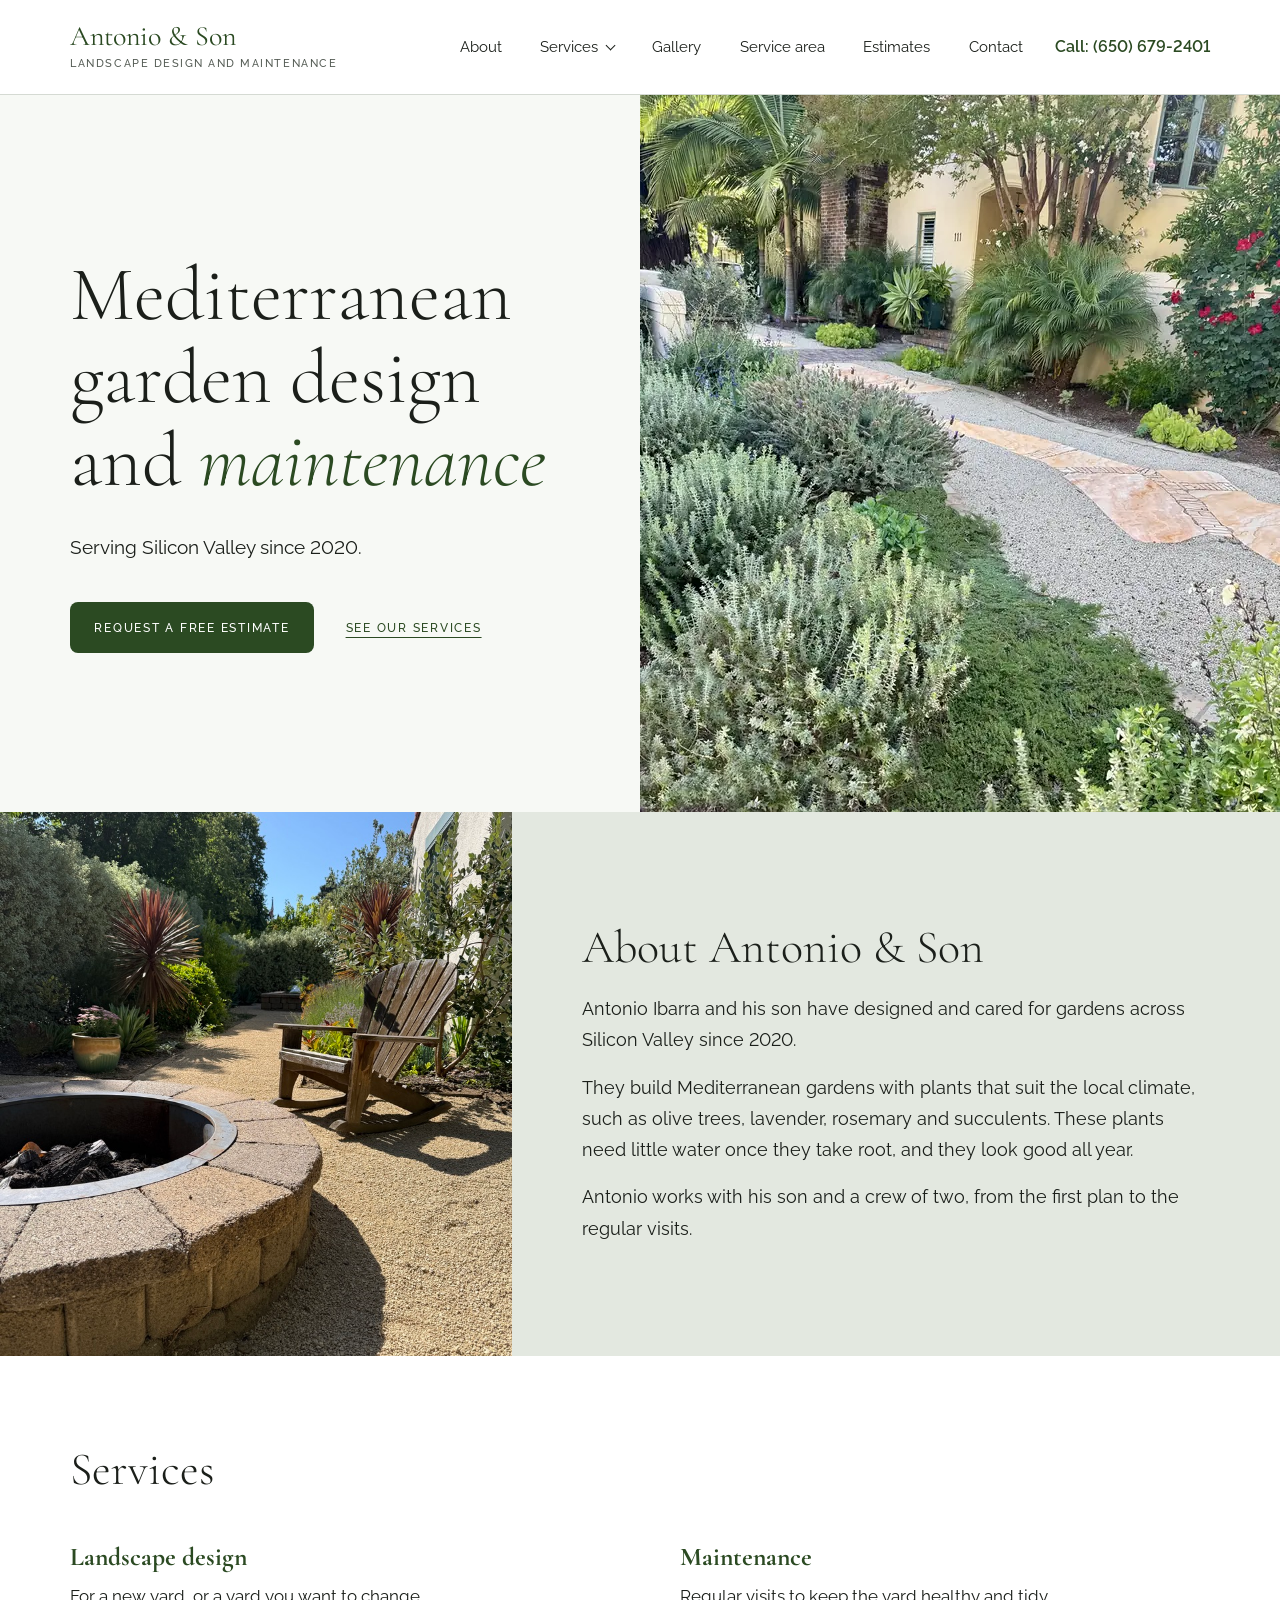
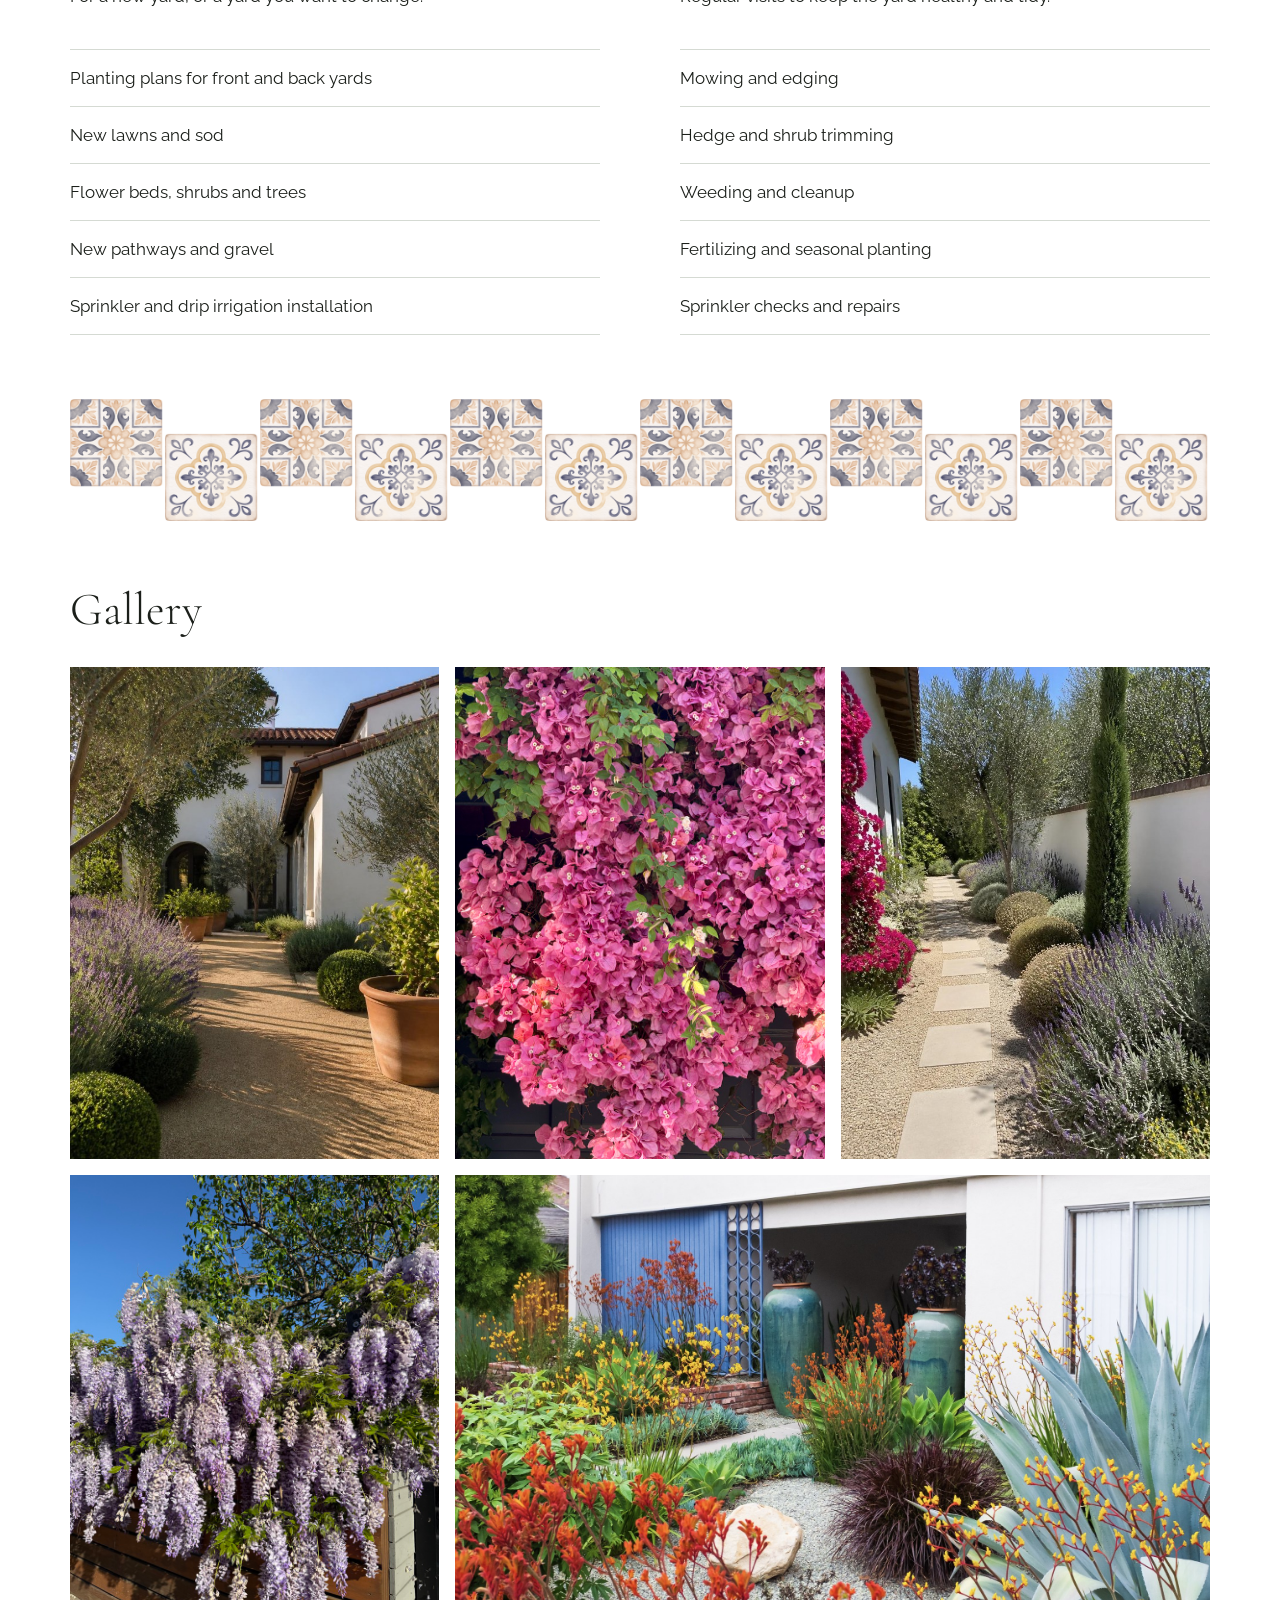
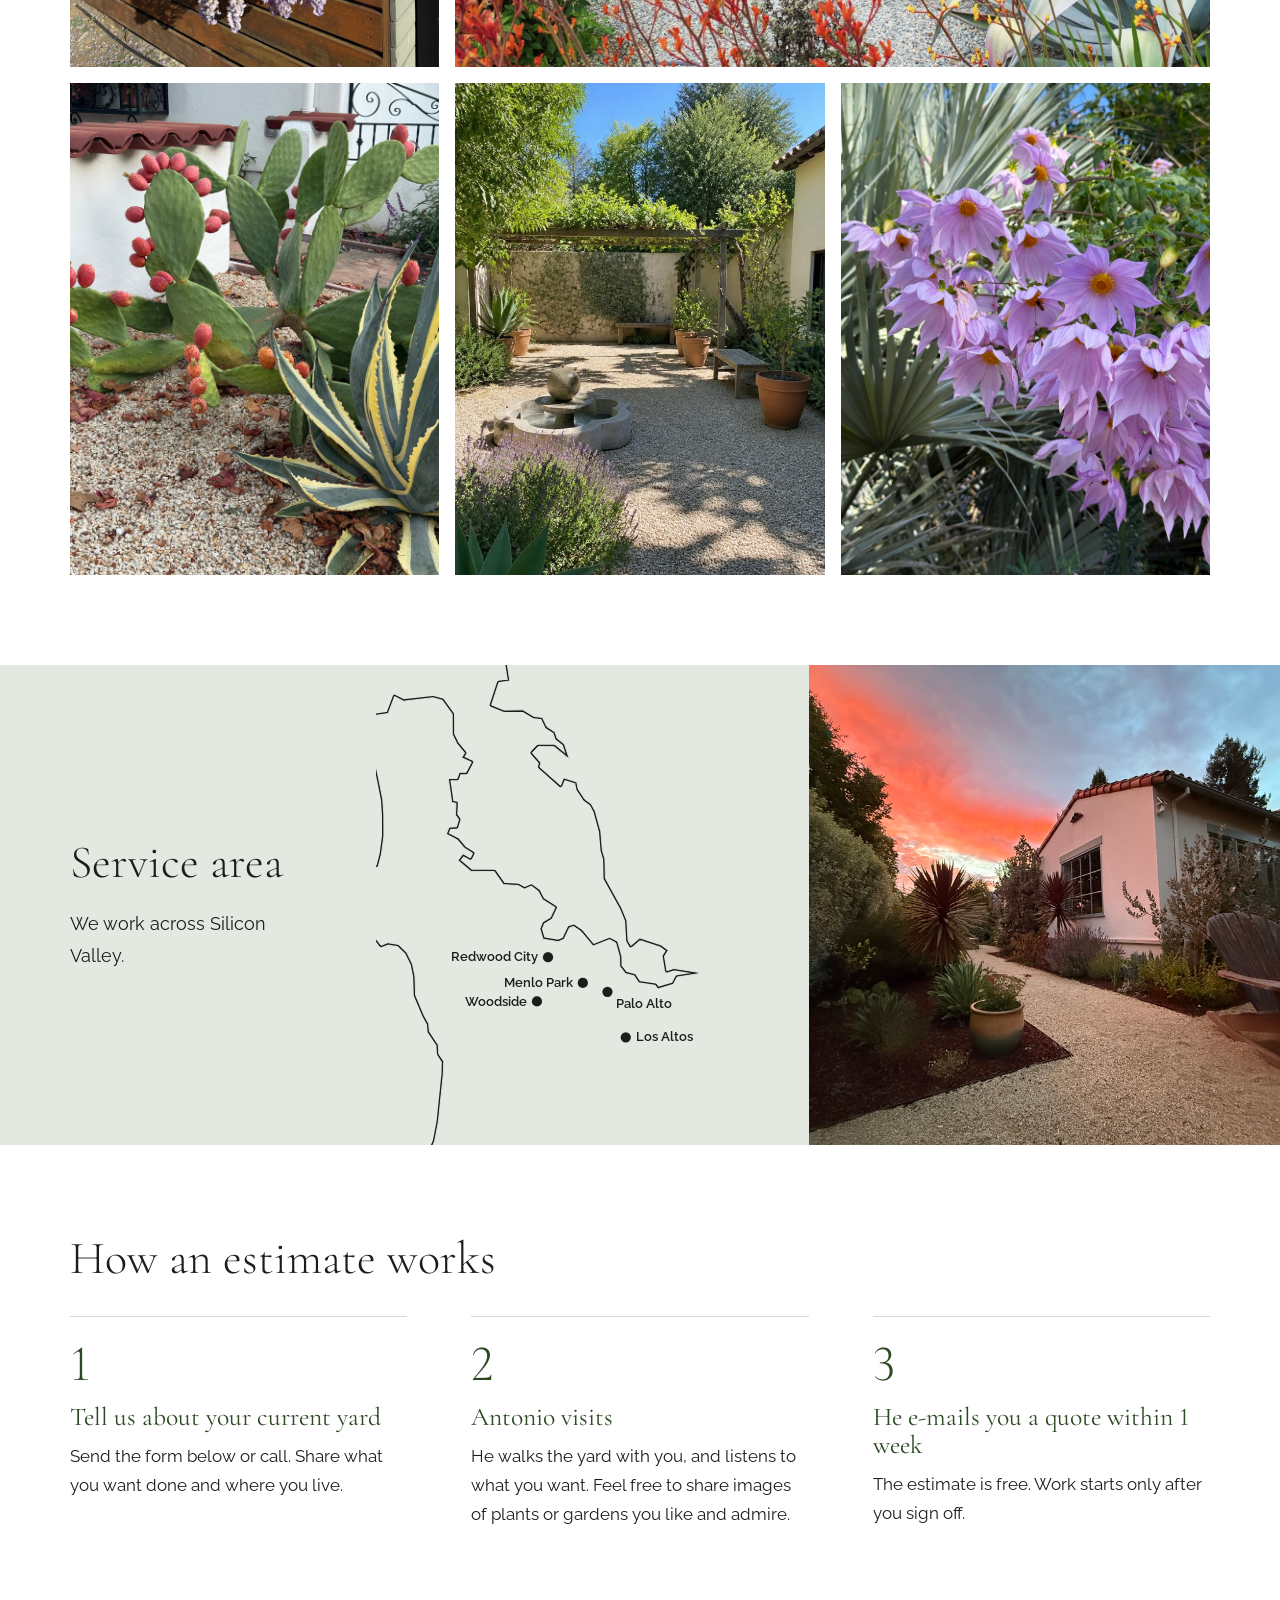
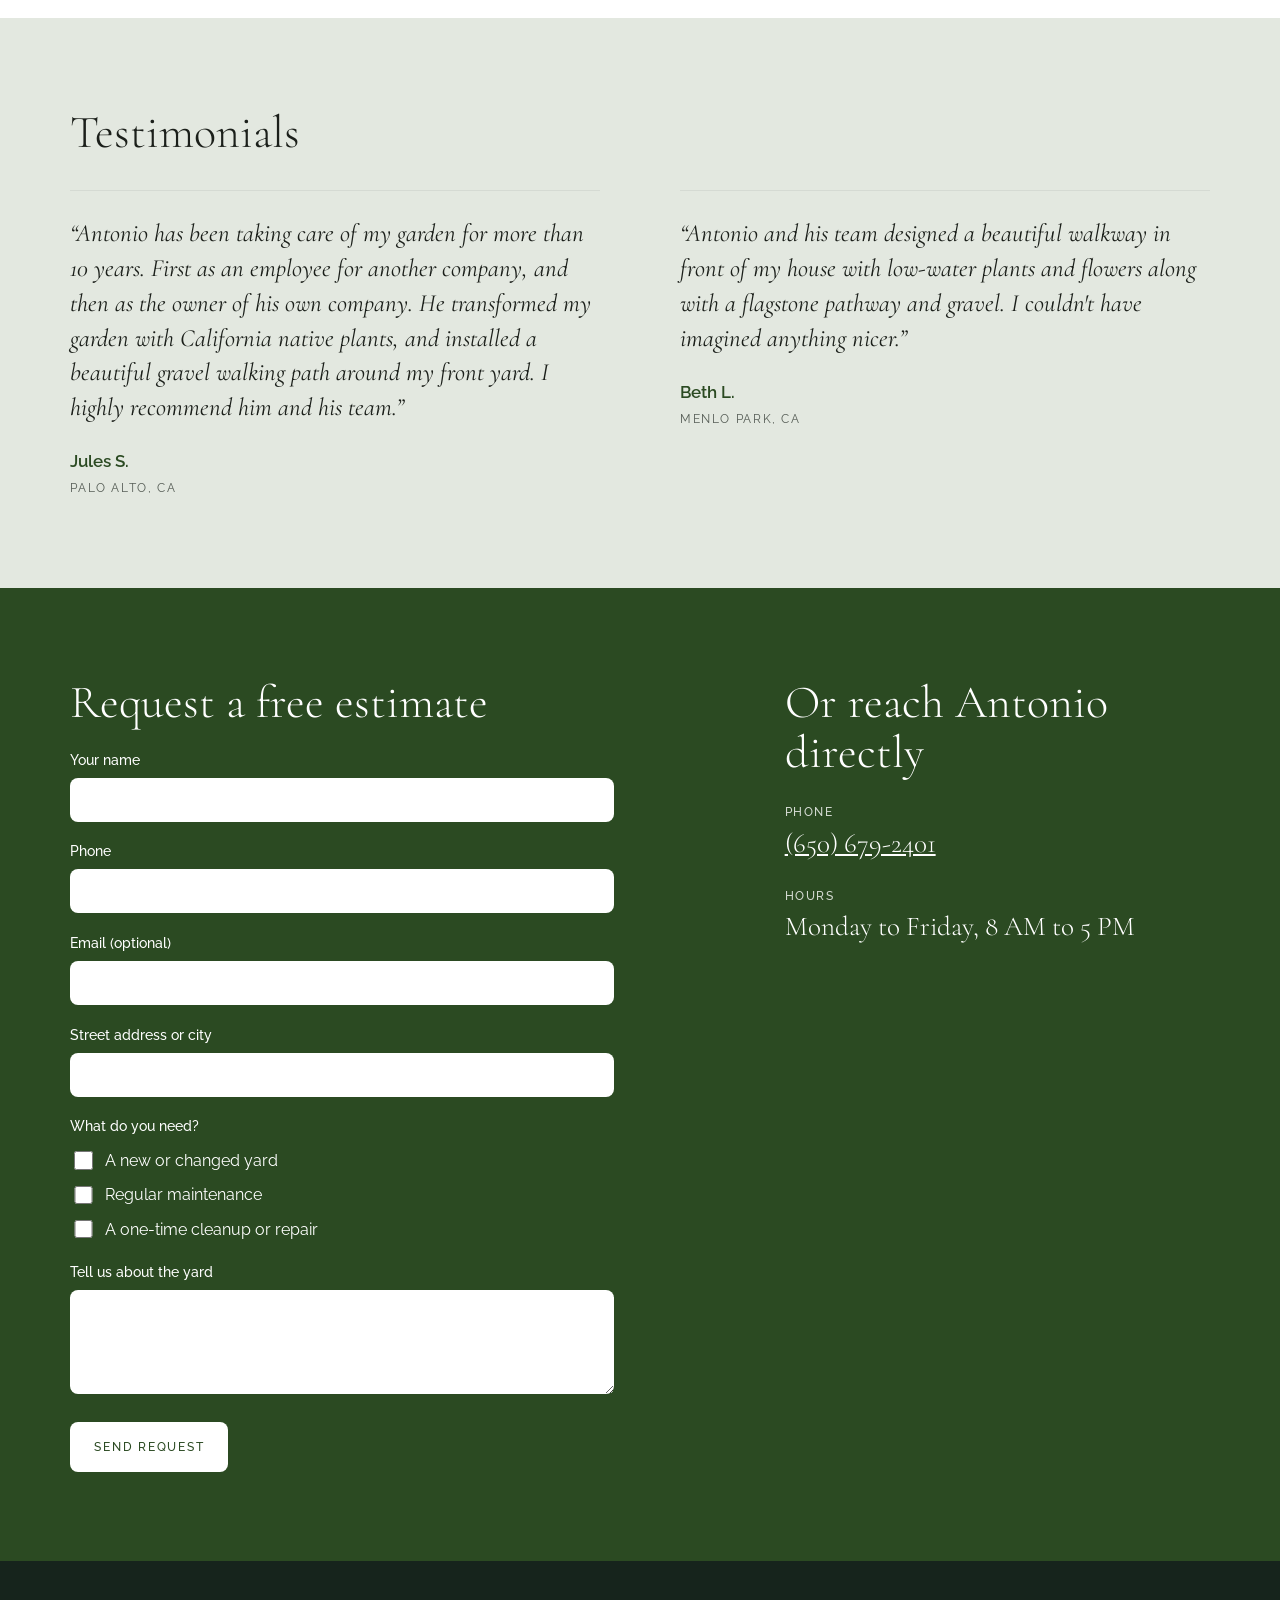
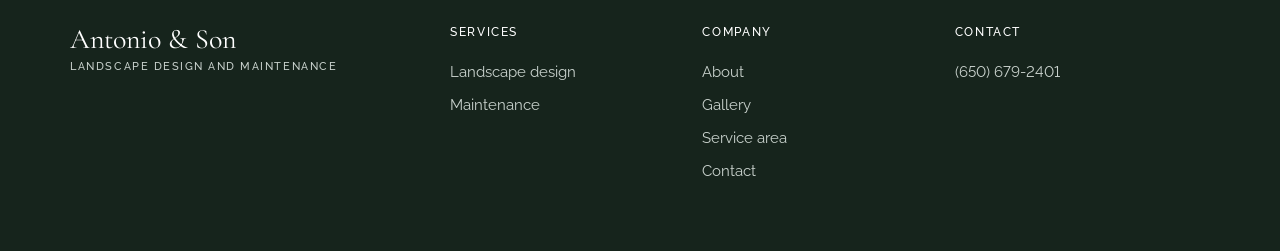
<file: index.html>
<!doctype html>
<html lang="en">
<head>
<meta charset="utf-8">
<meta name="viewport" content="width=device-width, initial-scale=1">
<title>Antonio &amp; Son Landscape Design and Maintenance</title>
<meta name="description" content="Mediterranean garden design and maintenance. Serving Silicon Valley since 2020. Request a free estimate.">
<link rel="preconnect" href="https://fonts.googleapis.com">
<link rel="preconnect" href="https://fonts.gstatic.com" crossorigin>
<link href="https://fonts.googleapis.com/css2?family=Cormorant+Garamond:ital,wght@0,300;0,400;0,700;1,300;1,400&family=Raleway:wght@400;500;600&display=swap" rel="stylesheet">
<link rel="preload" as="image" href="images/hero-garden.jpg" imagesrcset="images/hero-garden-640.webp 640w, images/hero-garden-900.webp 900w, images/hero-garden-1200.webp 1200w, images/hero-garden-1600.webp 1600w" imagesizes="(max-width:800px) 70vw, 50vw" fetchpriority="high">
<link rel="stylesheet" href="styles.css">
</head>
<body id="home">

<header class="top">
  <a class="wordmark" href="#home">Antonio &amp; Son<span>Landscape Design and Maintenance</span></a>
  <input type="checkbox" id="menu-toggle" class="menu-toggle">
  <label for="menu-toggle" class="menu-button">Menu</label>
  <nav aria-label="Main">
    <ul>
      <li><a href="#about">About</a></li>
      <li class="has-sub"><a href="#services">Services</a>
        <ul>
          <li><a href="#design">Landscape design</a></li>
          <li><a href="#maintenance">Maintenance</a></li>
        </ul>
      </li>
      <li><a href="#gallery">Gallery</a></li>
      <li><a href="#area">Service area</a></li>
      <li><a href="#estimate-steps">Estimates</a></li>
      <li><a href="#estimate">Contact</a></li>
    </ul>
  </nav>
  <a class="call" href="tel:+16506792401">Call: (650) 679-2401</a>
</header>

<main>

<section class="hero">
  <div class="hero-text">
    <h1>Mediterranean garden design and <em>maintenance</em></h1>
    <p class="lede">Serving Silicon Valley since 2020.</p>
    <p class="actions"><a class="button" href="#estimate">Request a free estimate</a> <a class="textlink" href="#services">See our services</a></p>
  </div>
  <img class="hero-photo" src="images/hero-garden.jpg" srcset="images/hero-garden-640.webp 640w, images/hero-garden-900.webp 900w, images/hero-garden-1200.webp 1200w, images/hero-garden-1600.webp 1600w" sizes="(max-width:800px) 70vw, 50vw" fetchpriority="high" decoding="async" width="2000" height="2242" alt="A front garden with lavender, rosemary and succulents along a gravel and stone path, palms and red roses beside a pale yellow house">
</section>

<section id="about" class="about">
  <img src="images/fire-pit.jpg" width="768" height="1024" loading="lazy" alt="A stone fire pit and a wooden chair on a gravel path lined with shrubs">
  <div>
  <h2>About Antonio &amp; Son</h2>
  <!-- TODO: confirm this text with Antonio, and add his own story if he wants one -->
  <p>Antonio Ibarra and his son have designed and cared for gardens across Silicon Valley since 2020.</p>
  <p>They build Mediterranean gardens with plants that suit the local climate, such as olive trees, lavender, rosemary and succulents. These plants need little water once they take root, and they look good all year.</p>
  <p>Antonio works with his son and a crew of two, from the first plan to the regular visits.</p>
  </div>
</section>

<section id="services" class="band services">
  <h2>Services</h2>
  <!-- TODO: confirm both lists with Antonio. Remove anything he does not offer and add what is missing. -->
  <div class="two">
    <div id="design">
      <h3>Landscape design</h3>
      <p>For a new yard, or a yard you want to change.</p>
      <ul>
        <li>Planting plans for front and back yards</li>
        <li>New lawns and sod</li>
        <li>Flower beds, shrubs and trees</li>
        <li>New pathways and gravel</li>
        <li>Sprinkler and drip irrigation installation</li>
      </ul>
    </div>
    <div id="maintenance">
      <h3>Maintenance</h3>
      <p>Regular visits to keep the yard healthy and tidy.</p>
      <ul>
        <li>Mowing and edging</li>
        <li>Hedge and shrub trimming</li>
        <li>Weeding and cleanup</li>
        <li>Fertilizing and seasonal planting</li>
        <li>Sprinkler checks and repairs</li>
      </ul>
    </div>
  </div>
</section>

<div class="tiles" role="presentation"></div>

<section id="gallery" class="band gallery">
  <h2>Gallery</h2>
  <!-- TODO: these photos are placeholders. The three files named sample-*.jpg are computer-generated. Replace all of them with photos of Antonio's own work when he sends them. -->
  <div class="grid">
    <img src="images/sample-front-garden.jpg" width="627" height="851" loading="lazy" alt="A gravel path between lavender, clipped shrubs and a potted lemon tree, leading to a white stucco house">
    <img src="images/bougainvillea.jpg" width="768" height="1024" loading="lazy" alt="A wall covered in pink bougainvillea">
    <img src="images/sample-side-garden.jpg" width="639" height="861" loading="lazy" alt="Stepping stones in gravel beside lavender, round shrubs, a cypress and pink bougainvillea">
    <img src="images/wisteria.jpg" width="768" height="1024" loading="lazy" alt="Purple wisteria hanging over a wooden fence">
    <img class="wide" src="images/kangaroo-paw-garden.jpg" width="1800" height="1185" loading="lazy" alt="A gravel front garden with orange and yellow kangaroo paw, a large blue agave and two tall glazed pots beside a white house">
    <img src="images/cactus-agave.jpg" width="768" height="1024" loading="lazy" alt="Prickly pear cactus with red fruit beside a striped agave in a gravel bed">
    <img src="images/sample-courtyard.jpg" width="639" height="861" loading="lazy" alt="A gravel courtyard with a small stone fountain, a vine-covered pergola and potted citrus trees">
    <img src="images/tree-dahlia.jpg" width="768" height="1024" loading="lazy" alt="Pale purple flowers in front of a silver fan palm">
  </div>
</section>

<section id="area" class="area">
  <div>
  <h2>Service area</h2>
  <!-- TODO: list the cities Antonio works in, if he wants to be more specific -->
  <p>We work across Silicon Valley.</p>
  </div>
  <svg class="map" viewBox="0 0 620 516" preserveAspectRatio="xMidYMid slice" role="img" aria-label="Map of the San Francisco Peninsula with dots on Redwood City, Woodside, Menlo Park, Palo Alto and Los Altos">
    <defs><path id="landshape" d="M207.1 -33.7L216.9 -9.7L221.2 17.2L209.4 18.9L201.5 42.9L215.0 48.5L235.3 48.2L247.2 55.3L256.3 56.4L260.9 66.2L269.8 72.1L272.0 78.8L279.8 85.0L285.2 101.2L268.7 87.8L251.7 87.7L245.3 94.4L254.6 105.1L253.4 109.6L275.7 129.4L278.9 121.3L293.2 125.8L294.6 133.3L301.9 144.4L308.8 149.4L313.0 157.1L319.0 179.0L320.6 198.8L323.4 208.5L323.9 229.3L341.6 261.4L347.0 274.7L348.3 296.3L351.3 301.5L360.9 293.4L383.8 300.9L391.5 306.7L387.4 313.1L390.0 328.6L397.5 326.2L423.8 330.4L423.8 331.9L401.0 335.5L397.0 343.2L380.2 348.2L377.5 344.4L359.7 341.6L354.7 334.0L345.5 331.8L339.4 323.9L339.1 313.7L335.0 298.7L328.3 295.2L310.7 302.2L297.7 286.6L289.8 281.0L285.3 282.5L279.4 294.9L273.1 297.4L256.8 294.7L253.5 283.6L256.4 276.3L264.7 271.4L269.8 260.7L256.3 252.1L251.6 243.2L244.3 237.7L236.8 240.9L230.2 237.1L214.3 236.1L204.4 222.1L179.5 221.9L165.4 210.1L170.8 203.0L178.7 207.4L181.2 202.4L172.1 196.7L164.9 188.1L152.9 181.8L155.9 174.3L163.8 173.9L166.1 166.0L162.6 161.2L163.3 148.7L158.7 147.8L155.0 122.0L164.5 121.9L166.8 115.3L174.1 115.4L179.8 104.5L169.3 99.7L172.5 94.6L164.1 84.3L159.3 74.4L159.2 52.7L148.5 37.9L138.5 35.2L106.9 38.9L97.3 33.9L90.4 52.2L77.4 54.1L72.1 59.3L76.4 94.6L77.1 107.8L80.1 122.1L84.6 144.6L85.7 160.9L85.8 183.6L83.2 203.1L79.6 217.2L68.4 219.6L69.7 235.1L72.3 246.7L71.5 261.8L68.5 269.3L69.7 280.6L73.9 290.0L82.8 301.4L90.0 298.5L101.5 300.4L110.4 309.0L116.5 321.4L119.2 334.5L119.9 355.0L129.1 376.9L134.0 385.7L134.7 393.9L144.3 408.6L144.8 418.2L150.1 426.1L149.7 439.3L144.4 490.8L140.3 512.0L137.8 517.7L139.4 529.8L144.3 537.8L146.3 556.0L660.0 556.0L660.0 -40.0L209.6 -40.0L207.1 -33.7Z"/></defs>
    <use href="#landshape" class="coast"/>
    <use href="#landshape" class="land"/>
    <g class="cities">
      <circle cx="262.2" cy="314.1" r="5.5"/><text x="251.2" y="318.6" text-anchor="end">Redwood City</text>
      <circle cx="250.3" cy="361.7" r="5.5"/><text x="239.3" y="366.2" text-anchor="end">Woodside</text>
      <circle cx="299.6" cy="341.8" r="5.5"/><text x="288.6" y="346.3" text-anchor="end">Menlo Park</text>
      <circle cx="326.1" cy="351.3" r="5.5"/><text x="335.1" y="368.3" text-anchor="start">Palo Alto</text>
      <circle cx="345.8" cy="400.2" r="5.5"/><text x="356.8" y="404.7" text-anchor="start">Los Altos</text>
    </g>
  </svg>
  <img src="images/sunset-garden.jpg" width="1024" height="768" loading="lazy" alt="A gravel path and planting beds beside a stucco house at sunset">
</section>

<section id="estimate-steps" class="band steps">
  <h2>How an estimate works</h2>
  <ol>
    <li><h3>Tell us about your current yard</h3><p>Send the form below or call. Share what you want done and where you live.</p></li>
    <li><h3>Antonio visits</h3><p>He walks the yard with you, and listens to what you want. Feel free to share images of plants or gardens you like and admire.</p></li>
    <li><h3>He e-mails you a quote within 1 week</h3><p>The estimate is free. Work starts only after you sign off.</p></li>
  </ol>
</section>

<section id="testimonials" class="band testimonials">
  <h2>Testimonials</h2>
  <div class="quotes">
    <figure>
      <blockquote>Antonio has been taking care of my garden for more than 10 years. First as an employee for another company, and then as the owner of his own company. He transformed my garden with California native plants, and installed a beautiful gravel walking path around my front yard. I highly recommend him and his team.</blockquote>
      <figcaption>Jules S. <span>Palo Alto, CA</span></figcaption>
    </figure>
    <figure>
      <blockquote>Antonio and his team designed a beautiful walkway in front of my house with low-water plants and flowers along with a flagstone pathway and gravel. I couldn't have imagined anything nicer.</blockquote>
      <figcaption>Beth L. <span>Menlo Park, CA</span></figcaption>
    </figure>
  </div>
</section>

<section id="estimate" class="contact">
  <div class="contact-form">
    <h2>Request a free estimate</h2>
    <form name="estimate" method="POST" action="/thanks.html" data-netlify="true" netlify-honeypot="bot-field">
      <input type="hidden" name="form-name" value="estimate">
      <p class="hp"><label>Leave this empty <input name="bot-field"></label></p>
      <label>Your name <input type="text" name="name" autocomplete="name" required></label>
      <label>Phone <input type="tel" name="phone" autocomplete="tel" required></label>
      <label>Email (optional) <input type="email" name="email" autocomplete="email"></label>
      <label>Street address or city <input type="text" name="location" autocomplete="street-address" required></label>
      <fieldset>
        <legend>What do you need?</legend>
        <label class="check"><input type="checkbox" name="need" value="Design"> A new or changed yard</label>
        <label class="check"><input type="checkbox" name="need" value="Maintenance"> Regular maintenance</label>
        <label class="check"><input type="checkbox" name="need" value="One-time"> A one-time cleanup or repair</label>
      </fieldset>
      <label>Tell us about the yard <textarea name="message" rows="4"></textarea></label>
      <button class="button" type="submit">Send request</button>
    </form>
  </div>
  <div class="contact-info">
    <h2>Or reach Antonio directly</h2>
    <dl>
      <dt>Phone</dt><dd><a href="tel:+16506792401">(650) 679-2401</a></dd>
      <dt>Hours</dt><dd>Monday to Friday, 8 AM to 5 PM</dd>
    </dl>
  </div>
</section>

</main>

<footer>
  <div>
    <p class="wordmark">Antonio &amp; Son<span>Landscape Design and Maintenance</span></p>
  </div>
  <div>
    <h2>Services</h2>
    <a href="#design">Landscape design</a>
    <a href="#maintenance">Maintenance</a>
  </div>
  <div>
    <h2>Company</h2>
    <a href="#about">About</a>
    <a href="#gallery">Gallery</a>
    <a href="#area">Service area</a>
    <a href="#estimate">Contact</a>
  </div>
  <div>
    <h2>Contact</h2>
    <a href="tel:+16506792401">(650) 679-2401</a>
    <!-- TODO: add contractor license number here if Antonio has one -->
  </div>
</footer>
</body>
</html>
</file>
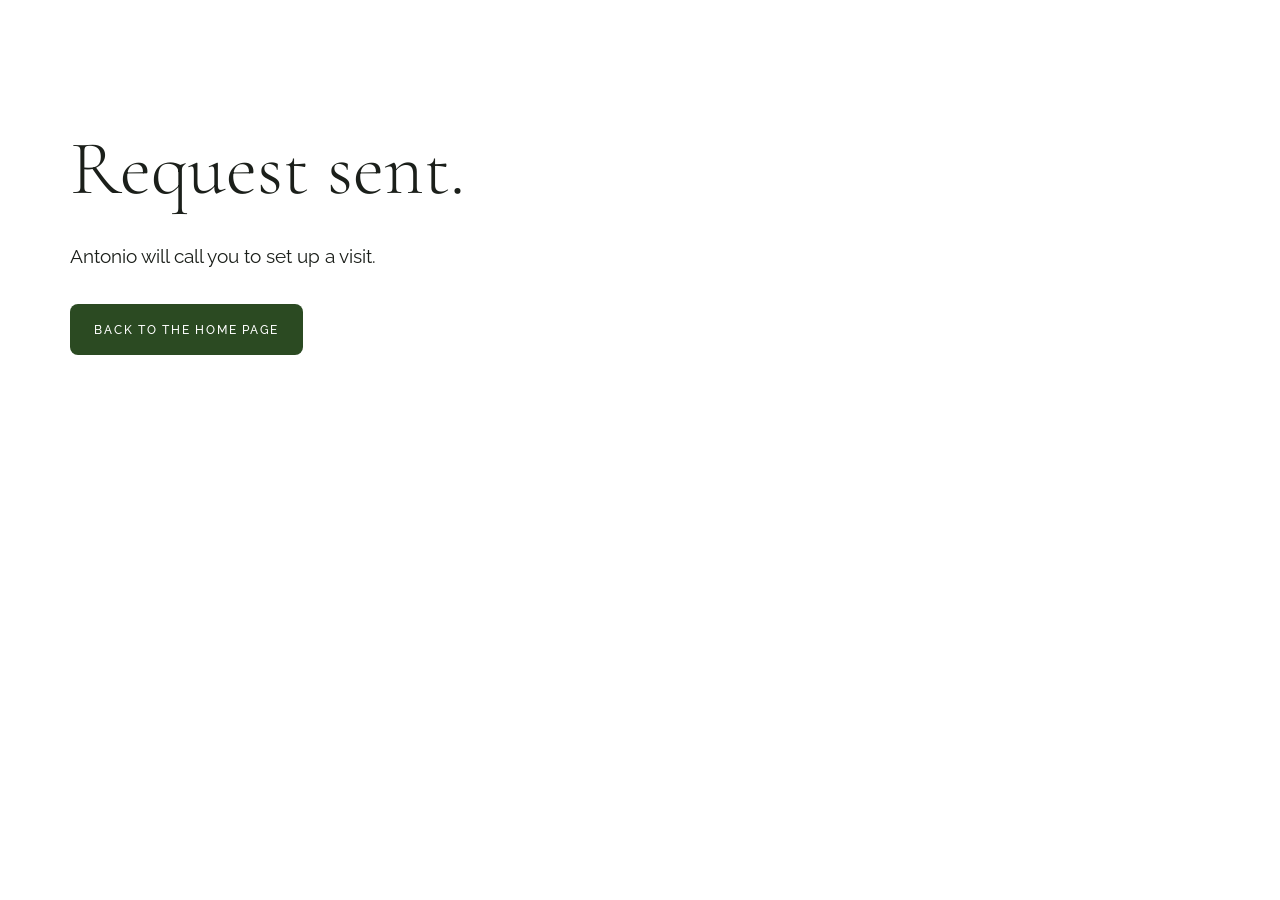
<file: thanks.html>
<!doctype html>
<html lang="en">
<head>
<meta charset="utf-8">
<meta name="viewport" content="width=device-width, initial-scale=1">
<title>Request sent | Antonio &amp; Son</title>
<link href="https://fonts.googleapis.com/css2?family=Cormorant+Garamond:ital,wght@0,300;0,400;1,300;1,400&family=Raleway:wght@400;500;600&display=swap" rel="stylesheet">
<link rel="stylesheet" href="styles.css">
</head>
<body>
<main class="thanks">
  <h1>Request sent.</h1>
  <p class="lede">Antonio will call you to set up a visit.</p>
  <a class="button" href="/">Back to the home page</a>
</main>
</body>
</html>
</file>
<file: styles.css>
:root{
  --ink:#1B1F1A;      /* text */
  --soft:#555C55;     /* secondary text */
  --leaf:#2B4A22;     /* deep green */
  --sprout:#6FAE6A;   /* fresh green */
  --lawn:#D6E8D2;     /* pale green */
  --bloom:#C2186B;    /* bougainvillea pink, used small */
  --panel:#F7F9F5;    /* off-white panel */
  --band:#E3E8E0;     /* gray band */
  --line:#D5DAD3;     /* hairlines */
  --stone:#C5CEC9;
  --dark:#16241C;     /* footer */
  --display:"Cormorant Garamond",Georgia,serif;
  --body:"Raleway",system-ui,sans-serif;
  --pad:clamp(1.25rem,5.5vw,5.25rem);
}
*{box-sizing:border-box}
html{scroll-behavior:smooth;scroll-padding-top:6rem}
body{margin:0;background:#fff;color:var(--ink);font:400 1.0625rem/1.7 var(--body);font-variant-numeric:lining-nums}
h1,h2,h3{font-family:var(--display);font-weight:300;line-height:1.08;margin:0}
h1{font-size:clamp(2.8rem,6vw,5.4rem)}
h1 em{color:var(--leaf);font-style:italic}
h2{font-size:clamp(2.1rem,3.6vw,3rem);margin-bottom:1.25rem}
h3{font-size:1.6rem;font-weight:400;color:var(--leaf)}
p{margin:.7rem 0 0;max-width:36em}
a{color:inherit}
:focus-visible{outline:2px solid var(--bloom);outline-offset:3px}

/* Header */
.top{position:sticky;top:0;z-index:10;background:#fff;display:flex;align-items:center;gap:2rem;padding:1.4rem var(--pad);border-bottom:1px solid var(--line)}
.wordmark{font:400 1.75rem/1 var(--display);text-decoration:none;color:var(--leaf);margin:0}
.wordmark span{display:block;font:500 .68rem/1.4 var(--body);letter-spacing:.14em;text-transform:uppercase;color:var(--soft);margin-top:.35rem}
.top nav{margin-left:auto}
.top nav ul{list-style:none;margin:0;padding:0;display:flex;gap:2.4rem}
.top nav a{text-decoration:none;font-size:.92rem;padding:.4rem 0;display:block}
.top nav > ul > li > a:hover{box-shadow:0 1px 0 var(--ink)}
.has-sub{position:relative}
.has-sub > a::after{content:"";display:inline-block;width:.38rem;height:.38rem;border:solid var(--ink);border-width:0 1.5px 1.5px 0;transform:rotate(45deg);margin:0 0 .18rem .55rem}
.top nav .has-sub ul{position:absolute;flex-direction:column;gap:0;top:100%;left:-1rem;min-width:13rem;background:#fff;border:1px solid var(--line);padding:.4rem 0;display:none}
.top nav .has-sub:hover ul,.top nav .has-sub:focus-within ul{display:block}
.has-sub ul a{padding:.6rem 1rem}
.has-sub ul a:hover{background:var(--panel)}
.call{font-weight:600;font-size:1rem;color:var(--leaf);text-decoration:none;white-space:nowrap}
.menu-toggle,.menu-button{display:none}

/* Hero */
.hero{display:grid;grid-template-columns:1fr 1fr;background:var(--panel)}
.hero-text{padding:clamp(2.5rem,6vw,5.5rem) var(--pad);align-self:center}
.eyebrow{font-size:.75rem;font-weight:500;letter-spacing:.14em;text-transform:uppercase;color:var(--bloom);margin:0 0 1.4rem}
.lede{font-size:1.2rem;margin-top:1.8rem;max-width:27em}
.actions{display:flex;flex-wrap:wrap;gap:1.2rem 2rem;align-items:center;margin-top:2.4rem}
.button{display:inline-block;background:var(--leaf);color:#fff;font:500 .78rem var(--body);letter-spacing:.14em;text-transform:uppercase;padding:1.1rem 1.5rem;border:0;border-radius:8px;text-decoration:none;cursor:pointer}
.button:hover{background:#1E3618}
.textlink{font-size:.78rem;font-weight:500;letter-spacing:.14em;text-transform:uppercase;color:var(--leaf);text-underline-offset:.4em}

.hero-photo{display:block;width:100%;height:100%;min-height:22rem;max-height:calc(100vh - 5.5rem);object-fit:cover}

/* Sections */
.band{padding:clamp(3.5rem,7vw,6rem) var(--pad)}
.about,.area{display:grid;grid-template-columns:minmax(0,1fr) minmax(0,1.4fr);gap:1.5rem 4rem;align-items:start}
.area{background:var(--band);grid-template-columns:minmax(0,1fr) minmax(0,1.15fr) minmax(0,1.25fr);gap:0;align-items:center}
.area img{display:block;width:100%;height:30rem;object-fit:cover}
.map{display:block;width:100%;height:30rem}
.map .coast{fill:none;stroke:#1B1F1A;stroke-width:4;stroke-linejoin:round}
.map .land{fill:var(--band);stroke:var(--band);stroke-width:1}
.map .cities circle{fill:#1B1F1A}
.map .cities text{font:600 14px var(--body);fill:var(--ink)}
.area > div{padding:clamp(2.5rem,6vw,5rem) var(--pad)}
.area p{font-size:1.15rem;margin-top:0}
.about{background:var(--band);grid-template-columns:minmax(0,2fr) minmax(0,3fr);gap:0;align-items:center}
.about img{display:block;width:100%;height:100%;max-height:34rem;object-fit:cover}
.about > div{padding:clamp(2.5rem,6vw,5rem) var(--pad)}
.about p{font-size:1.15rem;margin-top:0}
.about p + p{margin-top:1rem}
.tiles{height:7.6rem;margin:0 var(--pad);background:url(images/tile-border.png) left center/auto 100% round no-repeat}
.services{padding-bottom:clamp(2.5rem,5vw,4rem)}
.gallery{padding-top:clamp(2.5rem,5vw,4rem)}
.grid{display:grid;grid-template-columns:repeat(3,1fr);gap:1rem;margin-top:2rem}
.grid img{display:block;width:100%;height:100%;aspect-ratio:3/4;object-fit:cover}
.grid .wide{grid-column:span 2;aspect-ratio:auto;height:0;min-height:100%}
.two{display:grid;grid-template-columns:repeat(auto-fit,minmax(17rem,1fr));gap:3rem 5rem}
.services h2{margin-bottom:3rem}
.two h3{font-weight:700}
.two ul{margin:2.4rem 0 0;padding:0;list-style:none}
.two li{padding:.85rem 0;border-top:1px solid var(--line)}
.two li:last-child{border-bottom:1px solid var(--line)}

.steps ol{list-style:none;margin:2rem 0 0;padding:0;display:grid;grid-template-columns:repeat(auto-fit,minmax(15rem,1fr));gap:2.5rem 4rem;counter-reset:s}
.steps li{counter-increment:s;border-top:1px solid var(--line);padding-top:1.4rem}
.steps li::before{content:counter(s);font:300 3.2rem/1 var(--display);font-variant-numeric:lining-nums;color:var(--leaf);display:block;margin-bottom:.8rem}

.testimonials{background:var(--band)}
.quotes{display:grid;grid-template-columns:repeat(auto-fit,minmax(18rem,1fr));gap:3rem 5rem;margin-top:2rem}
.quotes figure{margin:0;border-top:1px solid var(--line);padding-top:1.6rem}
.quotes blockquote{margin:0;font:italic 400 1.55rem/1.4 var(--display);color:var(--ink)}
.quotes blockquote::before{content:"\201C"}
.quotes blockquote::after{content:"\201D"}
.quotes figcaption{margin-top:1.4rem;font-weight:600;color:var(--leaf)}
.quotes figcaption span{display:block;font-weight:400;font-size:.72rem;letter-spacing:.14em;text-transform:uppercase;color:var(--soft);margin-top:.2rem}

/* Contact */
.contact{background:var(--leaf);color:#fff;display:grid;grid-template-columns:minmax(0,3fr) minmax(0,2fr);gap:3rem clamp(2rem,6vw,6rem);padding:clamp(3.5rem,7vw,6rem) var(--pad)}
form{display:grid;gap:1.1rem;max-width:34rem}
form label{display:grid;gap:.35rem;font-size:.9rem;font-weight:500}
input[type=text],input[type=tel],input[type=email],textarea{font:400 1.0625rem var(--body);padding:.75rem .8rem;border:0;border-radius:8px;background:#fff;color:var(--ink);width:100%}
fieldset{border:0;margin:0;padding:0;display:grid;gap:.45rem}
legend{font-size:.9rem;font-weight:500;padding:0;margin-bottom:.5rem}
form .check{display:flex;gap:.6rem;align-items:center;font-weight:400;font-size:1rem}
.check input{width:1.15rem;height:1.15rem;accent-color:var(--bloom)}
.hp{position:absolute;left:-9999px}
form .button{justify-self:start;margin-top:.6rem;background:#fff;color:var(--leaf)}
form .button:hover{background:var(--lawn)}
.contact :focus-visible{outline-color:#fff}
dl{margin:0}
dt{font-size:.72rem;font-weight:500;letter-spacing:.14em;text-transform:uppercase;opacity:.8;margin-top:1.6rem}
dd{margin:.2rem 0 0;font:300 1.7rem/1.3 var(--display)}

/* Footer */
footer{background:var(--dark);color:#C9D2CD;display:grid;grid-template-columns:1.6fr 1fr 1fr 1.2fr;gap:2.5rem;padding:4rem var(--pad);font-size:.92rem}
footer .wordmark{color:#fff}
footer .wordmark span{color:#C9D2CD}
footer h2{font:500 .72rem var(--body);letter-spacing:.14em;text-transform:uppercase;color:#fff;margin:0 0 1rem}
footer a{display:block;text-decoration:none;padding:.25rem 0}
footer a:hover{color:#fff;text-decoration:underline}
.thanks{padding:clamp(3rem,10vw,8rem) var(--pad)}
.thanks .button{margin-top:2rem}

@media (max-width:1100px){
  .top{flex-wrap:wrap;gap:1rem 1.5rem}
  .menu-button{display:block;margin-left:auto;font-size:.78rem;font-weight:500;letter-spacing:.14em;text-transform:uppercase;border:1px solid var(--ink);border-radius:8px;padding:.6rem .9rem;cursor:pointer}
  .menu-toggle{display:block;position:absolute;opacity:0}
  .menu-toggle:focus-visible + .menu-button{outline:2px solid var(--bloom);outline-offset:3px}
  .top nav{display:none;order:5;width:100%;margin:0}
  .menu-toggle:checked ~ nav{display:block}
  .top nav ul{flex-direction:column;gap:0}
  .top nav a{padding:.8rem 0;border-top:1px solid var(--line);font-size:1rem}
  .top nav .has-sub ul{position:static;display:block;border:0;padding:0 0 0 1.2rem}
  .has-sub > a::after{display:none}
  .call{order:4;width:100%}
}
@media (max-width:1100px){
  .area{grid-template-columns:minmax(0,1fr) minmax(0,1fr)}
  .area > div{grid-column:1/-1}
}
@media (max-width:800px){
  .hero,.contact,.about,.area{grid-template-columns:minmax(0,1fr)}
  .about img{order:2;max-height:22rem}
  .area > div{grid-column:auto}
  .map{aspect-ratio:1/1;height:auto}
  .area img{display:none}
  .map use,.map .cities{transform:translateX(64px)}
  footer{grid-template-columns:minmax(0,1fr) minmax(0,1fr)}
  .tiles{height:5rem}
  .grid{grid-template-columns:1fr 1fr;gap:.6rem}
  .grid .wide,.grid img:last-child{grid-column:span 2;aspect-ratio:4/3;height:auto;min-height:0}
  dd,footer a{overflow-wrap:anywhere}
  dd{font-size:1.45rem}
}
@media (max-width:520px){
  .top{padding-top:1rem;padding-bottom:1rem;gap:.6rem 1rem}
  .wordmark{flex:1;min-width:0;font-size:1.5rem}
  .wordmark span{font-size:.56rem;letter-spacing:.1em}
  .menu-button{margin-left:0}
  footer{grid-template-columns:minmax(0,1fr)}
}
</file>
